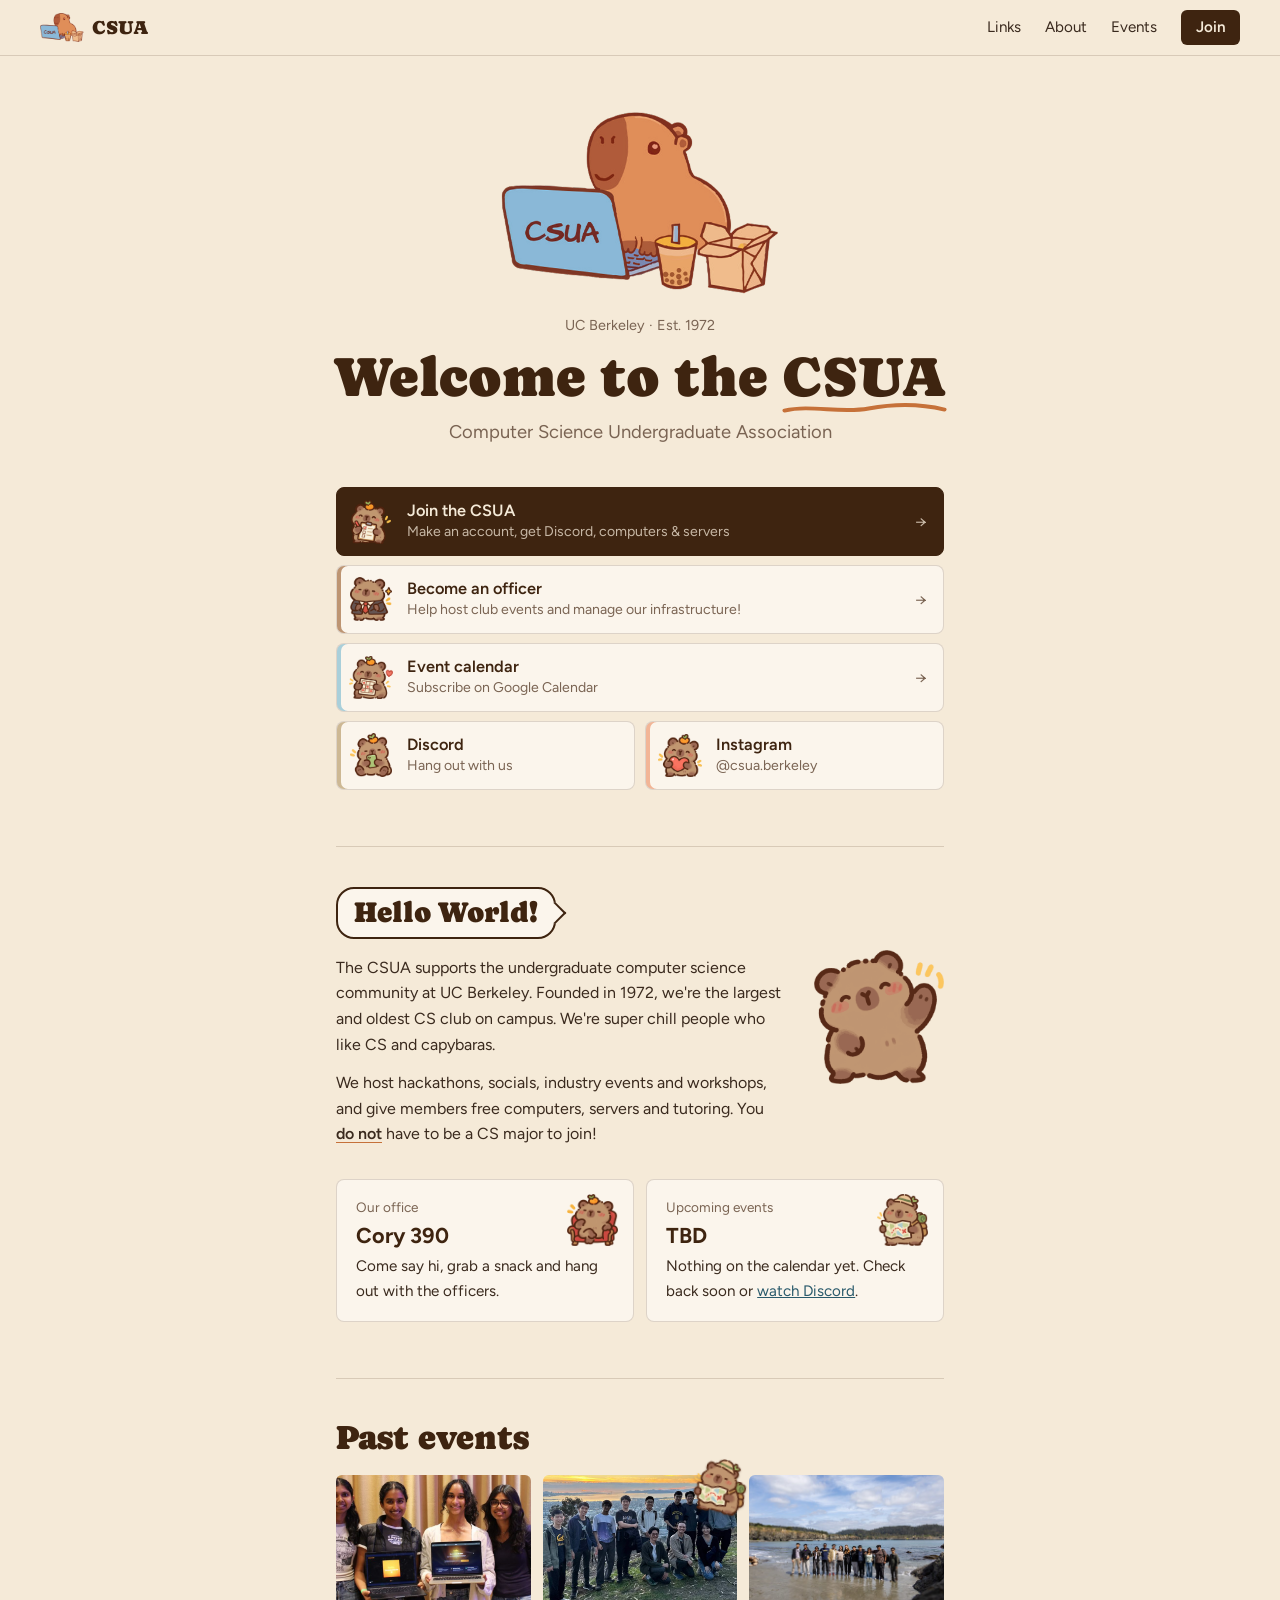
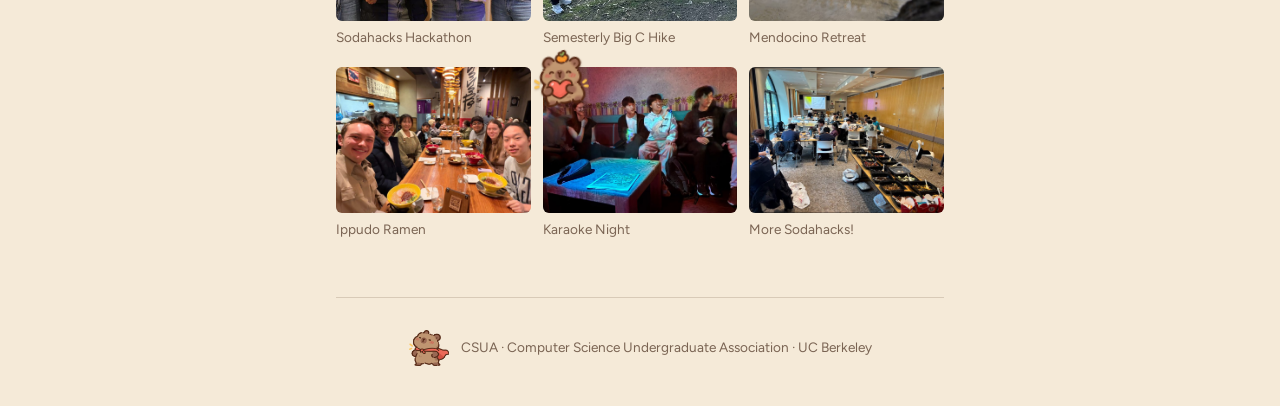
<file: index.html>
<!doctype html>
<html lang="en">
<head>
  <meta charset="utf-8">
  <meta name="viewport" content="width=device-width, initial-scale=1">
  <title>CSUA · UC Berkeley</title>
  <meta name="description" content="The Computer Science Undergraduate Association at UC Berkeley. Join, apply to be an officer, and find our events.">
  <meta property="og:type" content="website">
  <meta property="og:url" content="https://csua.org/">
  <meta property="og:site_name" content="CSUA">
  <meta property="og:title" content="CSUA · UC Berkeley">
  <meta property="og:description" content="Berkeley's oldest and largest CS club, since 1972. Hackathons, socials, industry nights, free computers and servers, and plenty of capybaras. No CS major required!">
  <meta property="og:image" content="https://csua.org/assets/og-image.png">
  <meta property="og:image:width" content="1200">
  <meta property="og:image:height" content="630">
  <meta property="og:image:alt" content="CSUA, the Computer Science Undergraduate Association at UC Berkeley, with a capybara typing on a laptop surrounded by capybara stickers">
  <meta name="twitter:card" content="summary_large_image">
  <meta name="twitter:title" content="CSUA · UC Berkeley">
  <meta name="twitter:description" content="Berkeley's oldest and largest CS club, since 1972. Hackathons, socials, industry nights, free computers and servers, and plenty of capybaras. No CS major required!">
  <meta name="twitter:image" content="https://csua.org/assets/og-image.png">
  <meta name="theme-color" content="#F5EAD8">
  <link rel="icon" type="image/png" href="assets/favicon.png">
  <link rel="apple-touch-icon" href="assets/apple-touch-icon.png">
  <link rel="preconnect" href="https://fonts.googleapis.com">
  <link rel="preconnect" href="https://fonts.gstatic.com" crossorigin>
  <link href="https://fonts.googleapis.com/css2?family=Caprasimo&family=Figtree:ital,wght@0,400;0,600;0,800;1,400&display=swap" rel="stylesheet">
  <link rel="stylesheet" href="style.css">
</head>
<body>
  <nav class="nav">
    <a class="nav-logo" href="#top" aria-label="CSUA home">
      <img src="assets/capy_and_laptop.png" alt="" width="64" height="42">
      <span>CSUA</span>
    </a>
    <div class="nav-links">
      <a href="#links">Links</a>
      <a href="#about">About</a>
      <a href="#events">Events</a>
      <a class="nav-join" href="https://tinyurl.com/csua-join">Join</a>
    </div>
  </nav>

  <header class="hero" id="top">
    <img class="hero-img" src="assets/capy_and_laptop.png" alt="A capybara typing on a CSUA laptop next to boba and takeout" width="478" height="312">
    <p class="eyebrow">UC Berkeley · Est. 1972</p>
    <h1>Welcome to the <span class="doodle">CSUA</span></h1>
    <p class="subtitle">Computer Science Undergraduate Association</p>
  </header>

  <main>
    <section class="links" id="links" aria-label="Links">
      <a class="link link-rust" href="https://tinyurl.com/csua-join">
        <img src="assets/capy/clipboard.png" alt="" width="64" height="64">
        <span class="link-text">
          <strong>Join the CSUA</strong>
          <small>Make an account, get Discord, computers &amp; servers</small>
        </span>
        <span class="arrow" aria-hidden="true">→</span>
      </a>

      <a class="link link-brown" href="https://tinyurl.com/csua-officer-application">
        <img src="assets/capy/suit.png" alt="" width="64" height="64">
        <span class="link-text">
          <strong>Become an officer</strong>
          <small>Help host club events and manage our infrastructure!</small>
        </span>
        <span class="arrow" aria-hidden="true">→</span>
      </a>

      <a class="link link-sky" href="https://calendar.google.com/calendar/u/0?cid=YmVya2VsZXkuZWR1X3J2NjQxcG10OW8xM3FuaDFzczR1aWI3OGJzQGdyb3VwLmNhbGVuZGFyLmdvb2dsZS5jb20">
        <img src="assets/capy/calendar.png" alt="" width="64" height="64">
        <span class="link-text">
          <strong>Event calendar</strong>
          <small>Subscribe on Google Calendar</small>
        </span>
        <span class="arrow" aria-hidden="true">→</span>
      </a>

      <div class="link-row">
        <a class="link link-sand" href="https://discord.gg/sddx7rNkHW">
          <img src="assets/capy/phone.png" alt="" width="64" height="64">
          <span class="link-text">
            <strong>Discord</strong>
            <small>Hang out with us</small>
          </span>
        </a>
        <a class="link link-peach" href="https://www.instagram.com/csua.berkeley">
          <img src="assets/capy/heart.png" alt="" width="64" height="64">
          <span class="link-text">
            <strong>Instagram</strong>
            <small>@csua.berkeley</small>
          </span>
        </a>
      </div>
    </section>

    <section class="about" id="about">
      <div class="about-inner">
        <div>
          <h2>Hello World!</h2>
          <p>
            The CSUA supports the undergraduate computer science community at UC Berkeley.
            Founded in 1972, we're the largest and oldest CS club on campus. We're
            super chill people who like CS and capybaras.
          </p>
          <p>
            We host hackathons, socials, industry events and workshops, and give members free
            computers, servers and tutoring. You <em>do not</em> have to be a CS major to join!
          </p>
        </div>
        <img class="about-capy" src="assets/capy/wave.png" alt="A capybara waving hello" width="210" height="240">
      </div>
    </section>

    <section class="cards" id="events">
      <article class="card card-office">
        <img src="assets/capy/armchair.png" alt="" width="84" height="84">
        <p class="tag">Our office</p>
        <h3>Cory 390</h3>
        <p>Come say hi, grab a snack and hang out with the officers.</p>
      </article>
      <article class="card card-events">
        <img src="assets/capy/map.png" alt="" width="84" height="84">
        <p class="tag">Upcoming events</p>
        <h3>TBD</h3>
        <p>Nothing on the calendar yet. Check back soon or <a href="https://discord.gg/sddx7rNkHW">watch Discord</a>.</p>
      </article>
    </section>

    <section class="past" aria-labelledby="past-title">
      <h2 id="past-title">Past events</h2>
      <div class="photos">
        <figure><img src="assets/photos/sodahacks.jpg" alt="Four students holding laptops at Sodahacks" loading="lazy"><figcaption>Sodahacks Hackathon</figcaption></figure>
        <figure><img src="assets/photos/big-c-hike.jpg" alt="Club members at the top of the Big C trail at sunset" loading="lazy"><img class="sticker" src="assets/capy/map.png" alt="" width="64" height="64" loading="lazy"><figcaption>Semesterly Big C Hike</figcaption></figure>
        <figure><img src="assets/photos/mendocino.jpg" alt="Club members on a beach in Mendocino" loading="lazy"><figcaption>Mendocino Retreat</figcaption></figure>
        <figure><img src="assets/photos/ippudo.jpg" alt="Club members at a long table at Ippudo" loading="lazy"><figcaption>Ippudo Ramen</figcaption></figure>
        <figure><img src="assets/photos/karaoke.jpg" alt="Club members in a karaoke room" loading="lazy"><img class="sticker sticker-left" src="assets/capy/heart.png" alt="" width="64" height="64" loading="lazy"><figcaption>Karaoke Night</figcaption></figure>
        <figure><img src="assets/photos/sodahacks-2.jpg" alt="A room full of hackers at Sodahacks" loading="lazy"><figcaption>More Sodahacks!</figcaption></figure>
      </div>
    </section>
  </main>

  <footer class="footer">
    <img src="assets/capy/cape.png" alt="" width="110" height="110">
    <p>CSUA · Computer Science Undergraduate Association · UC Berkeley</p>
  </footer>
</body>
</html>
</file>
<file: style.css>
:root {
  --cream: #F5EAD8;
  --paper: #FBF5EC;
  --sand: #E8DCC6;
  --line: rgba(62, 36, 16, .16);
  --tan: #BD9573;
  --brown: #633C1C;
  --brown-dark: #3E2410;
  --rust: #C67139;
  --teal: #2A5A6B;
  --ink: #3A2A1E;
  --muted: #7A6453;
  --radius: 8px;
}

* { box-sizing: border-box; }

html { scroll-behavior: smooth; }

body {
  margin: 0;
  background: var(--cream);
  color: var(--ink);
  font: 400 1rem/1.6 "Figtree", system-ui, -apple-system, "Segoe UI", sans-serif;
  overflow-x: hidden;
}

img { max-width: 100%; height: auto; display: block; }

h1, h2, h3 {
  color: var(--brown-dark);
  line-height: 1.15;
  margin: 0;
}
h1, h2 {
  font-family: "Caprasimo", Georgia, serif;
  font-weight: 400;
}

a { color: var(--teal); }

/* Nav */
.nav {
  position: sticky;
  top: 0;
  z-index: 10;
  display: flex;
  align-items: center;
  justify-content: space-between;
  gap: 1rem;
  padding: .6rem clamp(1rem, 4vw, 2.5rem);
  background: rgba(245, 234, 216, .92);
  backdrop-filter: blur(8px);
  border-bottom: 1px solid var(--line);
}
.nav-logo { display: flex; align-items: center; gap: .5rem; text-decoration: none; }
.nav-logo img { width: 44px; height: auto; }
.nav-logo span { font-family: "Caprasimo", Georgia, serif; font-size: 1.2rem; color: var(--brown-dark); }
.nav-links { display: flex; align-items: center; gap: clamp(.75rem, 2.5vw, 1.5rem); }
.nav-links a { color: var(--ink); text-decoration: none; font-size: .95rem; }
.nav-links a:hover { color: var(--rust); }
.nav-links .nav-join {
  background: var(--brown-dark);
  color: var(--cream);
  padding: .35rem .9rem;
  border-radius: 6px;
  font-weight: 600;
}
.nav-links .nav-join:hover { background: var(--brown); color: var(--cream); }

/* Hero */
.hero {
  max-width: 720px;
  margin: 0 auto;
  text-align: center;
  padding: clamp(2rem, 6vw, 3.5rem) 1rem 2rem;
}
.hero-img { width: min(280px, 70vw); margin: 0 auto 1.25rem; }
.eyebrow {
  margin: 0 0 .5rem;
  font-size: .9rem;
  color: var(--muted);
}
.hero h1 { font-size: clamp(2.2rem, 7vw, 3.5rem); }
.doodle {
  padding-bottom: .12em;
  background: url("data:image/svg+xml,%3Csvg xmlns='http://www.w3.org/2000/svg' viewBox='0 0 200 14' preserveAspectRatio='none'%3E%3Cpath d='M3 9 C 35 3, 70 12, 105 7 S 170 3, 197 8' fill='none' stroke='%23C67139' stroke-width='4' stroke-linecap='round' vector-effect='non-scaling-stroke'/%3E%3C/svg%3E") left bottom / 100% .28em no-repeat;
}
.subtitle { margin: .5rem 0 0; font-size: clamp(1rem, 2.4vw, 1.15rem); color: var(--muted); }

main { max-width: 640px; margin: 0 auto; padding: 0 1rem; }

/* Links */
.links { display: grid; gap: .6rem; margin: .5rem 0 3.5rem; }
.link-row { display: grid; grid-template-columns: 1fr 1fr; gap: .6rem; }

.link {
  display: flex;
  align-items: center;
  gap: .9rem;
  padding: .7rem 1rem .7rem .75rem;
  border: 1px solid var(--line);
  border-radius: var(--radius);
  background: var(--paper);
  box-shadow: inset 4px 0 0 var(--accent, var(--sand));
  color: var(--ink);
  text-decoration: none;
  transition: border-color .15s ease, background-color .15s ease;
}
.link:hover { border-color: var(--accent, var(--brown)); background: var(--tint, #fff); }
.link:hover img { animation: wiggle .5s ease-in-out; }

.link-brown { --accent: #BD9573; --tint: #F3E6D8; }
.link-sky   { --accent: #A9CFDA; --tint: #E6F2F5; }
.link-sand  { --accent: #CDB894; --tint: #F1E8D8; }
.link-peach { --accent: #F2B596; --tint: #FFEEE4; }

@keyframes wiggle {
  0%, 100% { transform: rotate(0); }
  25% { transform: rotate(-9deg); }
  50% { transform: rotate(7deg); }
  75% { transform: rotate(-3deg); }
}
.link:focus-visible { outline: 2px solid var(--teal); outline-offset: 2px; }

.link img { width: 44px; height: 44px; object-fit: contain; flex-shrink: 0; }
.link-text { display: flex; flex-direction: column; min-width: 0; flex: 1; }
.link-text strong { font-weight: 600; font-size: 1.02rem; line-height: 1.3; color: var(--brown-dark); }
.link-text small { font-size: .88rem; color: var(--muted); }
.arrow { color: var(--muted); transition: transform .15s ease, color .15s ease; }
.link:hover .arrow { color: var(--brown-dark); transform: translateX(2px); }

/* Primary link */
.link-rust { background: var(--brown-dark); border-color: var(--brown-dark); box-shadow: none; }
.link-rust:hover { background: var(--brown); border-color: var(--brown); }
.link-rust .link-text strong { color: var(--cream); }
.link-rust .link-text small, .link-rust .arrow, .link-rust:hover .arrow { color: rgba(245, 234, 216, .75); }

/* About */
.about {
  border-top: 1px solid var(--line);
  padding: 2.5rem 0 2rem;
}
.about-inner { display: flex; align-items: center; gap: 2rem; }
.about h2 {
  position: relative;
  display: inline-block;
  font-size: clamp(1.5rem, 4vw, 1.8rem);
  margin-bottom: 1rem;
  padding: .45rem 1rem .5rem;
  background: var(--paper);
  border: 2px solid var(--brown-dark);
  border-radius: 18px;
}
/* speech bubble tail, pointing at the waving capybara */
.about h2::after {
  content: "";
  position: absolute;
  right: -9px;
  top: 50%;
  width: 14px;
  height: 14px;
  background: var(--paper);
  border-top: 2px solid var(--brown-dark);
  border-right: 2px solid var(--brown-dark);
  transform: translateY(-50%) rotate(45deg);
}
.about p { margin: 0 0 .8rem; }
.about p:last-child { margin-bottom: 0; }
.about em { font-style: normal; font-weight: 600; text-decoration: underline; text-decoration-color: var(--rust); text-underline-offset: 3px; }
.about-capy { width: 130px; flex-shrink: 0; }

/* Office + events cards */
.cards { display: grid; grid-template-columns: 1fr 1fr; gap: .75rem; margin-bottom: 3.5rem; }
.card {
  position: relative;
  border: 1px solid var(--line);
  border-radius: var(--radius);
  background: var(--paper);
  padding: 1.1rem 1.2rem;
}
.card img { width: 52px; height: 52px; object-fit: contain; position: absolute; top: .9rem; right: .9rem; }
.card .tag {
  margin: 0 0 .25rem;
  font-size: .85rem;
  color: var(--muted);
}
.card h3 { font-size: 1.35rem; font-weight: 700; margin-bottom: .4rem; }
.card p:last-child { margin: 0; font-size: .95rem; padding-right: .5rem; }

/* Past events */
.past { border-top: 1px solid var(--line); padding-top: 2.5rem; }
.past h2 { font-size: clamp(1.7rem, 4.5vw, 2.1rem); margin-bottom: 1.1rem; }
.photos {
  display: grid;
  grid-template-columns: repeat(3, 1fr);
  gap: 1.1rem .75rem;
}
.photos figure { position: relative; margin: 0; }
.photos .sticker {
  position: absolute;
  top: -16px;
  right: -10px;
  width: 54px;
  height: 54px;
  aspect-ratio: auto;
  object-fit: contain;
  border-radius: 0;
  transform: rotate(12deg);
  filter: drop-shadow(0 1px 1px rgba(62, 36, 16, .3));
}
.photos .sticker-left { right: auto; left: -10px; transform: rotate(-10deg); }
.photos img { width: 100%; aspect-ratio: 4 / 3; object-fit: cover; border-radius: 6px; }
.photos figcaption { font-size: .85rem; color: var(--muted); padding-top: .4rem; }

/* Footer */
.footer {
  max-width: 608px;
  margin: 3.5rem auto 0;
  padding: 2rem 0 2.5rem;
  border-top: 1px solid var(--line);
  display: flex;
  align-items: center;
  justify-content: center;
  gap: .75rem;
  color: var(--muted);
  font-size: .85rem;
}
.footer img { width: 40px; }
.footer p { margin: 0; }

@media (max-width: 560px) {
  .nav-links a:not(.nav-join) { display: none; }
  .link-row, .cards { grid-template-columns: 1fr; }
  .photos { grid-template-columns: repeat(2, 1fr); }
  .about-inner { flex-direction: column-reverse; align-items: flex-start; gap: 1rem; }
  .about-capy { width: 100px; }
  .about h2::after { right: auto; left: 1.5rem; top: -9px; transform: rotate(-45deg); }
  .footer { flex-direction: column; text-align: center; margin-inline: 1rem; }
}

@media (prefers-reduced-motion: reduce) {
  html { scroll-behavior: auto; }
  .link, .arrow { transition: none; }
  .link:hover img { animation: none; }
}
</file>
